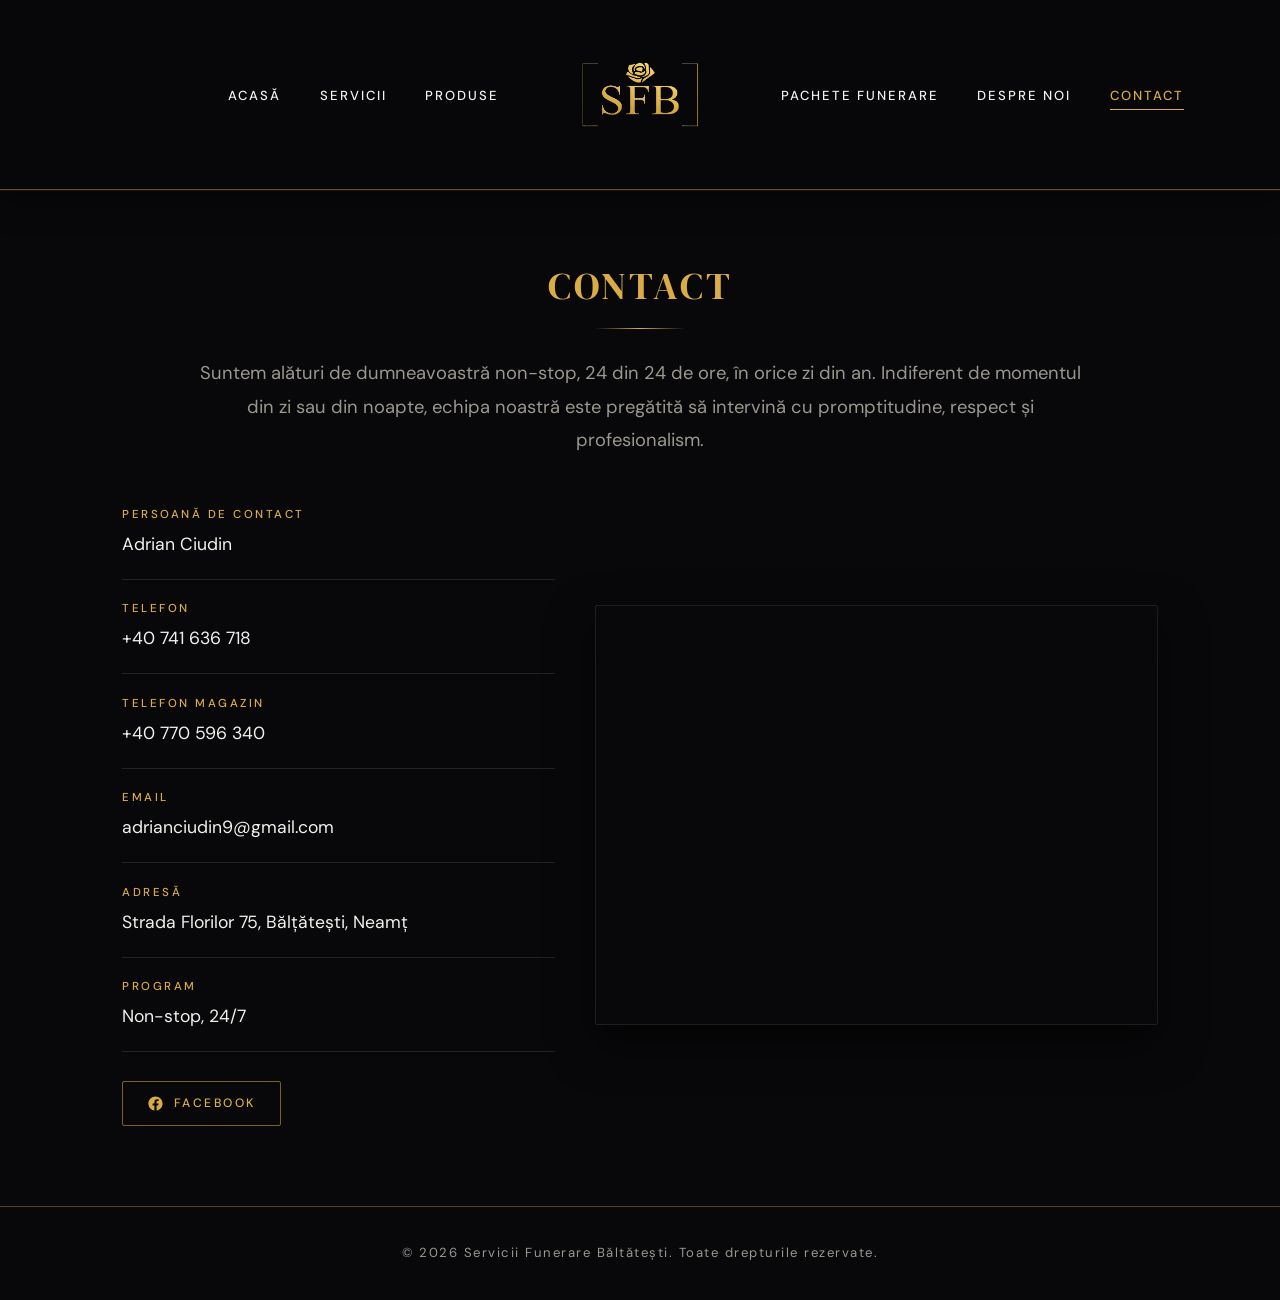
<file: contact.html>
<!DOCTYPE html>
<html lang="ro">
<head>
  <meta charset="UTF-8">
  <meta name="viewport" content="width=device-width, initial-scale=1.0">
  <title>Contact — Servicii Funerare Băltătești</title>
  <link rel="preconnect" href="https://fonts.googleapis.com">
  <link rel="preconnect" href="https://fonts.gstatic.com" crossorigin>
  <link href="https://fonts.googleapis.com/css2?family=DM+Serif+Display:ital@0;1&family=DM+Sans:ital,wght@0,400;0,500;0,600;0,700;1,400&display=swap" rel="stylesheet">
  <link rel="stylesheet" href="style.css">
</head>
<body>

  <header>
    <nav>
      <ul class="nav-links nav-links-left">
        <li><a href="index.html">Acasă</a></li>
        <li><a href="servicii.html">Servicii</a></li>
        <li><a href="produse.html">Produse</a></li>
      </ul>
      <a href="index.html" class="logo">
        <img src="images/logo.png" alt="Logo firmă" class="logo-img">
      </a>
      <ul class="nav-links nav-links-right">
        <li><a href="pachete.html">Pachete funerare</a></li>
        <li><a href="despre.html">Despre noi</a></li>
        <li><a href="contact.html" class="active">Contact</a></li>
      </ul>
    </nav>
  </header>

  <main>
    <section class="contact-page">
      <h1>Contact</h1>

      <p class="contact-descriere">
        Suntem alături de dumneavoastră non-stop, 24 din 24 de ore, în orice zi din an. Indiferent de momentul
        din zi sau din noapte, echipa noastră este pregătită să intervină cu promptitudine, respect și
        profesionalism.
      </p>

      <div class="contact-grid">
        <div class="contact-info">
          <dl class="contact-detalii">
            <div class="contact-rand">
              <dt>Persoană de contact</dt>
              <dd>Adrian Ciudin</dd>
            </div>
            <div class="contact-rand">
              <dt>Telefon</dt>
              <dd><a href="tel:+40741636718">+40 741 636 718</a></dd>
            </div>
            <div class="contact-rand">
              <dt>Telefon magazin</dt>
              <dd><a href="tel:+40770596340">+40 770 596 340</a></dd>
            </div>
            <div class="contact-rand">
              <dt>Email</dt>
              <dd><a href="mailto:adrianciudin9@gmail.com">adrianciudin9@gmail.com</a></dd>
            </div>
            <div class="contact-rand">
              <dt>Adresă</dt>
              <dd>Strada Florilor 75, Bălțătești, Neamț</dd>
            </div>
            <div class="contact-rand">
              <dt>Program</dt>
              <dd>Non-stop, 24/7</dd>
            </div>
          </dl>

          <a class="contact-social" href="https://www.facebook.com/CiudinCarmen" target="_blank" rel="noopener">
            <svg viewBox="0 0 24 24" fill="currentColor" aria-hidden="true">
              <path d="M22 12.06C22 6.5 17.52 2 12 2S2 6.5 2 12.06c0 5.02 3.66 9.18 8.44 9.94v-7.03H7.9v-2.91h2.54V9.85c0-2.51 1.49-3.9 3.77-3.9 1.09 0 2.24.2 2.24.2v2.46h-1.26c-1.24 0-1.63.77-1.63 1.56v1.89h2.78l-.44 2.91h-2.34V22c4.78-.76 8.44-4.92 8.44-9.94Z"/>
            </svg>
            <span>Facebook</span>
          </a>
        </div>

        <div class="contact-harta">
          <iframe
            src="https://www.google.com/maps?q=Strada%20Florilor%2075%2C%20B%C4%83l%C8%9B%C4%83te%C8%99ti%2C%20Neam%C8%9B&output=embed"
            width="100%"
            height="100%"
            style="border:0;"
            allowfullscreen=""
            loading="lazy"
            referrerpolicy="no-referrer-when-downgrade">
          </iframe>
        </div>
      </div>
    </section>
  </main>

  <footer>
    <p>&copy; 2026 Servicii Funerare Băltătești. Toate drepturile rezervate.</p>
  </footer>

  <script src="script.js"></script>
</body>
</html>
</file>
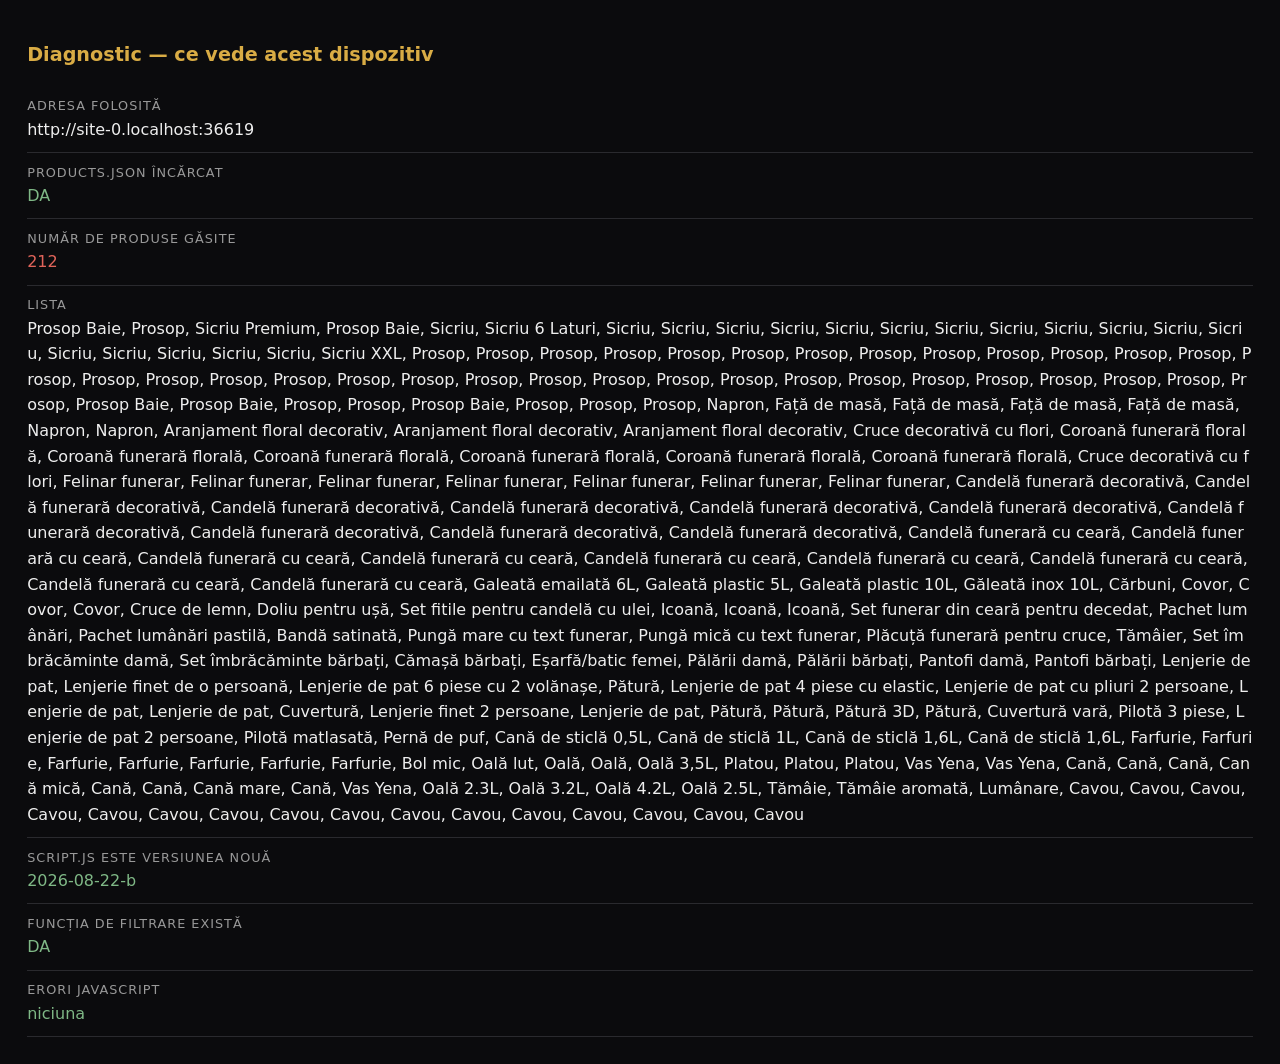
<file: diagnostic.html>
<!DOCTYPE html>
<html lang="ro">
<head>
  <meta charset="UTF-8">
  <meta name="viewport" content="width=device-width, initial-scale=1.0">
  <title>Diagnostic</title>
  <style>
    body { font-family: system-ui, sans-serif; background: #0b0b0d; color: #eee; padding: 1.2rem; line-height: 1.6; }
    h1 { font-size: 1.2rem; color: #d9ac45; margin-bottom: 1rem; }
    .rand { padding: 0.6rem 0; border-bottom: 1px solid #2a2a2e; }
    .eticheta { color: #999; font-size: 0.8rem; text-transform: uppercase; letter-spacing: 1px; }
    .val { font-size: 1rem; word-break: break-all; }
    .ok { color: #7fb886; }
    .rau { color: #e0645a; }
    pre { background: #16161a; padding: 0.8rem; overflow-x: auto; font-size: 0.8rem; }
  </style>
</head>
<body>
  <h1>Diagnostic — ce vede acest dispozitiv</h1>
  <div id="rez">Se verifică...</div>

  <script src="script.js"></script>
  <script>
    const erori = [];
    window.addEventListener("error", (e) => erori.push(e.message));

    function rand(eticheta, valoare, bun) {
      const cls = bun === undefined ? "" : bun ? "ok" : "rau";
      return `<div class="rand"><div class="eticheta">${eticheta}</div>
              <div class="val ${cls}">${valoare}</div></div>`;
    }

    setTimeout(() => {
      let out = "";

      out += rand("Adresa folosită", window.location.origin);

      const areProducts = typeof PRODUCTS !== "undefined";
      out += rand("products.json încărcat", areProducts ? "DA" : "NU", areProducts);

      if (areProducts) {
        out += rand("Număr de produse găsite", PRODUCTS.length, PRODUCTS.length === 9);
        out += rand("Lista", PRODUCTS.map((p) => p.nume).join(", "));
      }

      const areScript = typeof VERSIUNE_SCRIPT !== "undefined";
      out += rand(
        "script.js este versiunea nouă",
        areScript ? VERSIUNE_SCRIPT : "NU — browserul are o copie VECHE salvată",
        areScript
      );

      const areFiltre = typeof initCategoriiNav === "function";
      out += rand("Funcția de filtrare există", areFiltre ? "DA" : "NU", areFiltre);

      out += rand("Erori JavaScript", erori.length ? erori.join(" | ") : "niciuna", erori.length === 0);

      document.getElementById("rez").innerHTML = out;
    }, 600);
  </script>
</body>
</html>
</file>
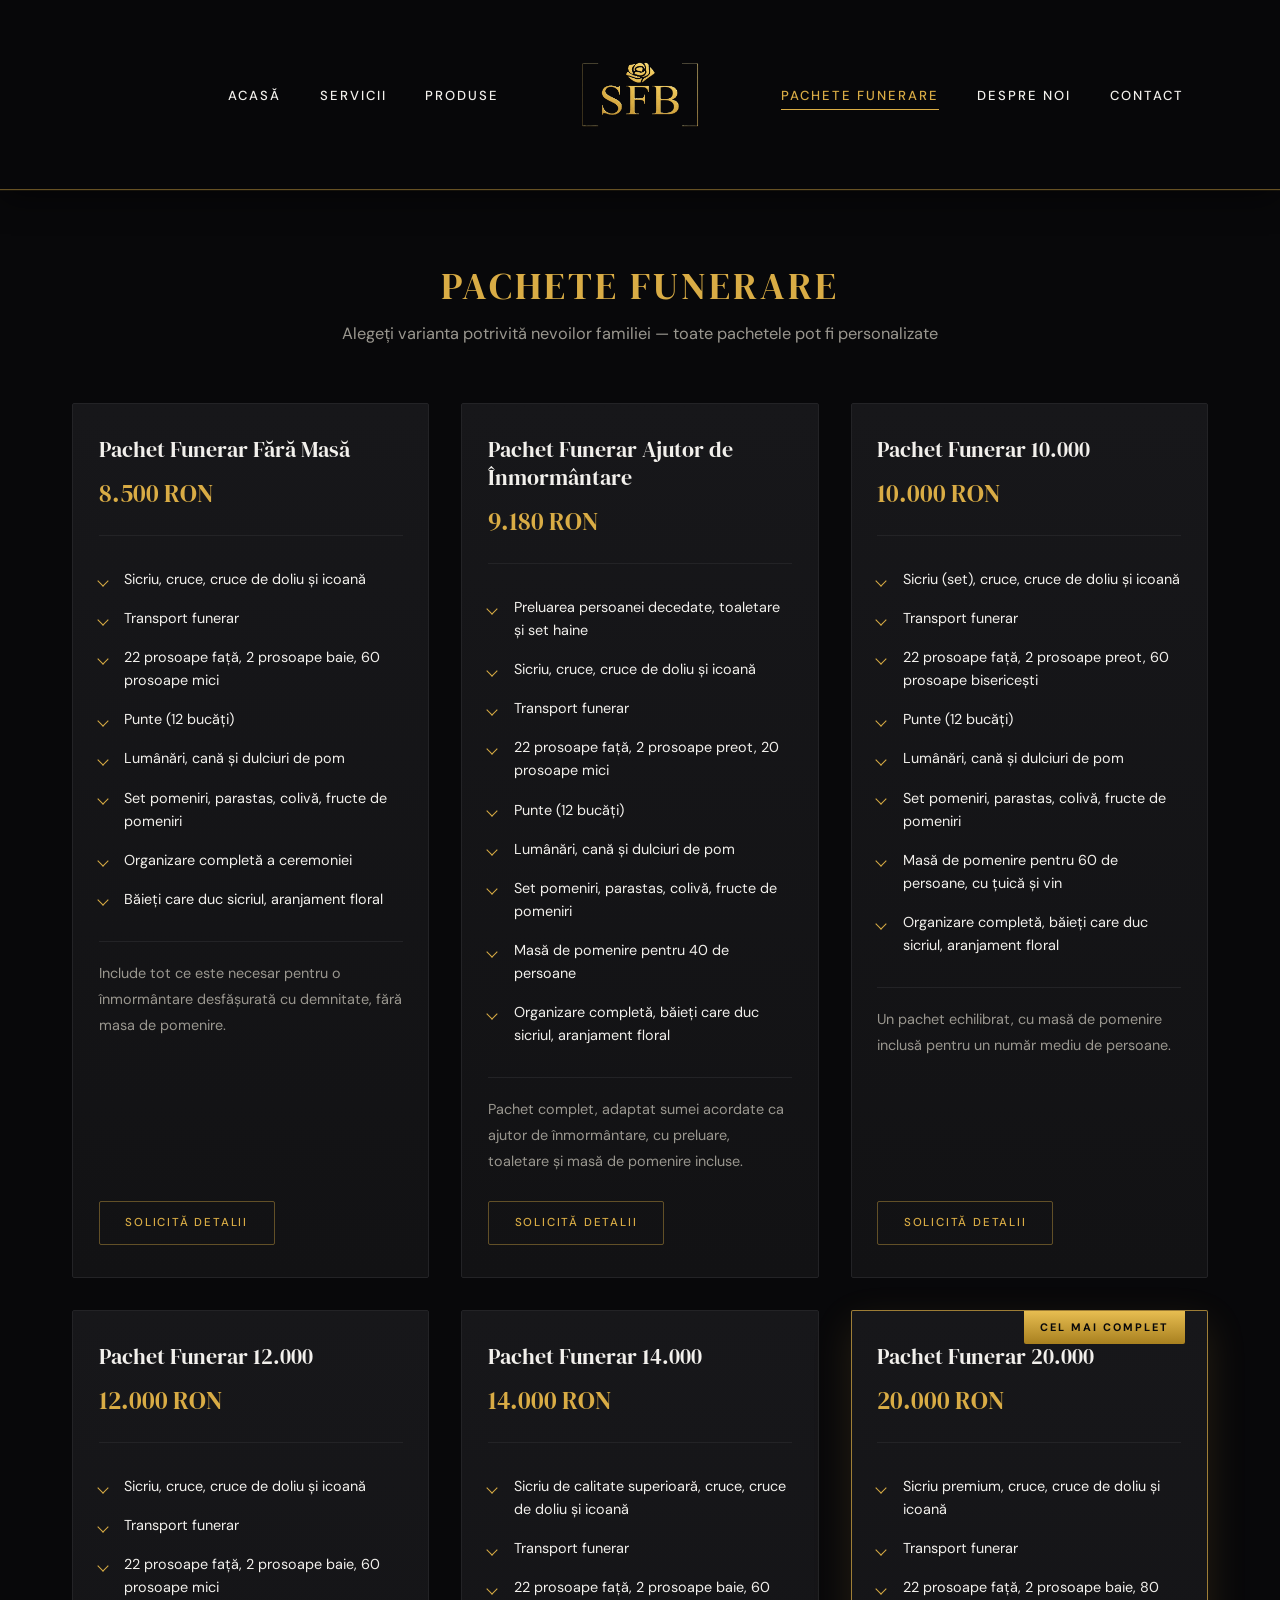
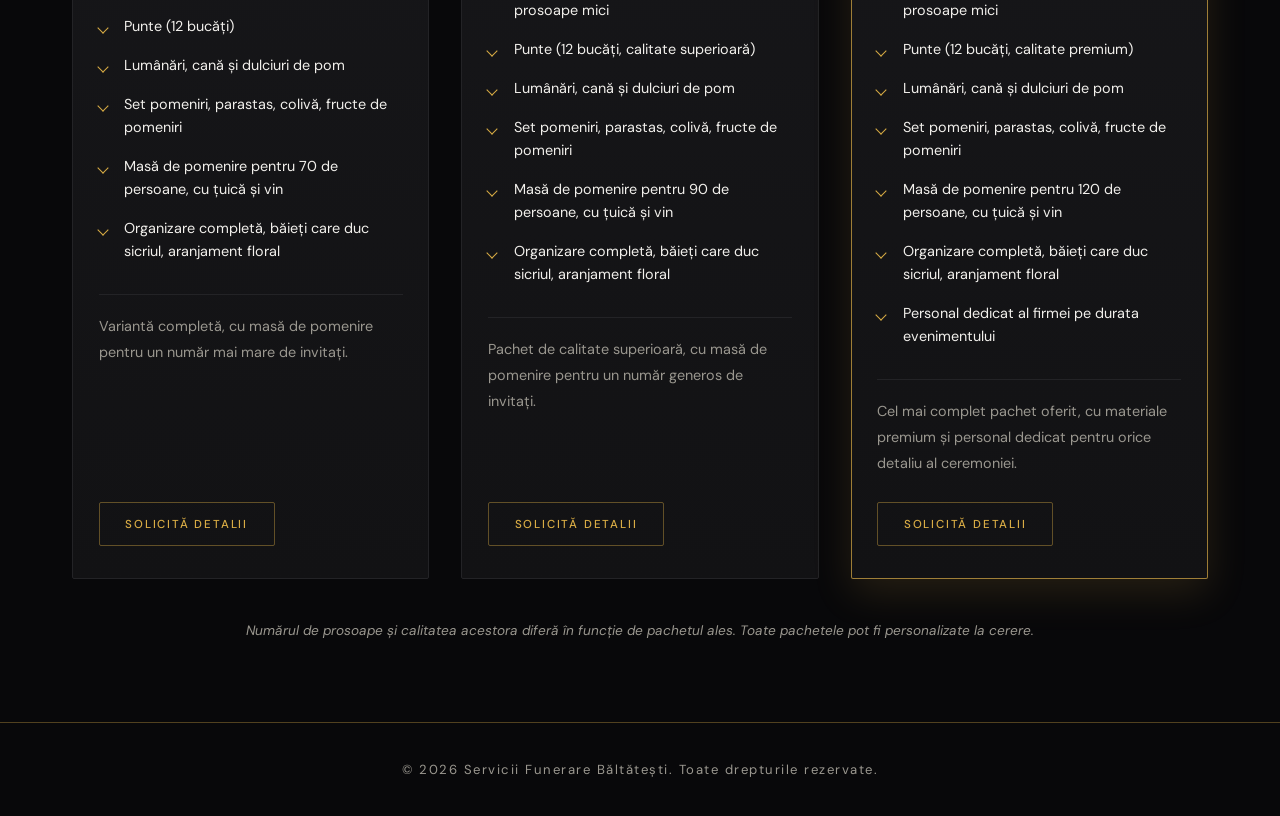
<file: pachete.html>
<!DOCTYPE html>
<html lang="ro">
<head>
  <meta charset="UTF-8">
  <meta name="viewport" content="width=device-width, initial-scale=1.0">
  <title>Pachete funerare — Servicii Funerare Băltătești</title>
  <link rel="preconnect" href="https://fonts.googleapis.com">
  <link rel="preconnect" href="https://fonts.gstatic.com" crossorigin>
  <link href="https://fonts.googleapis.com/css2?family=DM+Serif+Display:ital@0;1&family=DM+Sans:ital,wght@0,400;0,500;0,600;0,700;1,400&display=swap" rel="stylesheet">
  <link rel="stylesheet" href="style.css">
</head>
<body>

  <header>
    <nav>
      <ul class="nav-links nav-links-left">
        <li><a href="index.html">Acasă</a></li>
        <li><a href="servicii.html">Servicii</a></li>
        <li><a href="produse.html">Produse</a></li>
      </ul>
      <a href="index.html" class="logo">
        <img src="images/logo.png" alt="Logo firmă" class="logo-img">
      </a>
      <ul class="nav-links nav-links-right">
        <li><a href="pachete.html" class="active">Pachete funerare</a></li>
        <li><a href="despre.html">Despre noi</a></li>
        <li><a href="contact.html">Contact</a></li>
      </ul>
    </nav>
  </header>

  <main>
    <section class="pachete-page">
      <h1>Pachete funerare</h1>
      <p class="produse-subtitle">Alegeți varianta potrivită nevoilor familiei — toate pachetele pot fi personalizate</p>

      <!-- Cardurile de pachete sunt generate automat din packages.json -->
      <div class="pachete-grid" id="pacheteGrid"></div>

      <p class="pachete-nota">Numărul de prosoape și calitatea acestora diferă în funcție de pachetul ales. Toate pachetele pot fi personalizate la cerere.</p>
    </section>
  </main>

  <footer>
    <p>&copy; 2026 Servicii Funerare Băltătești. Toate drepturile rezervate.</p>
  </footer>

  <script src="script.js"></script>
</body>
</html>
</file>
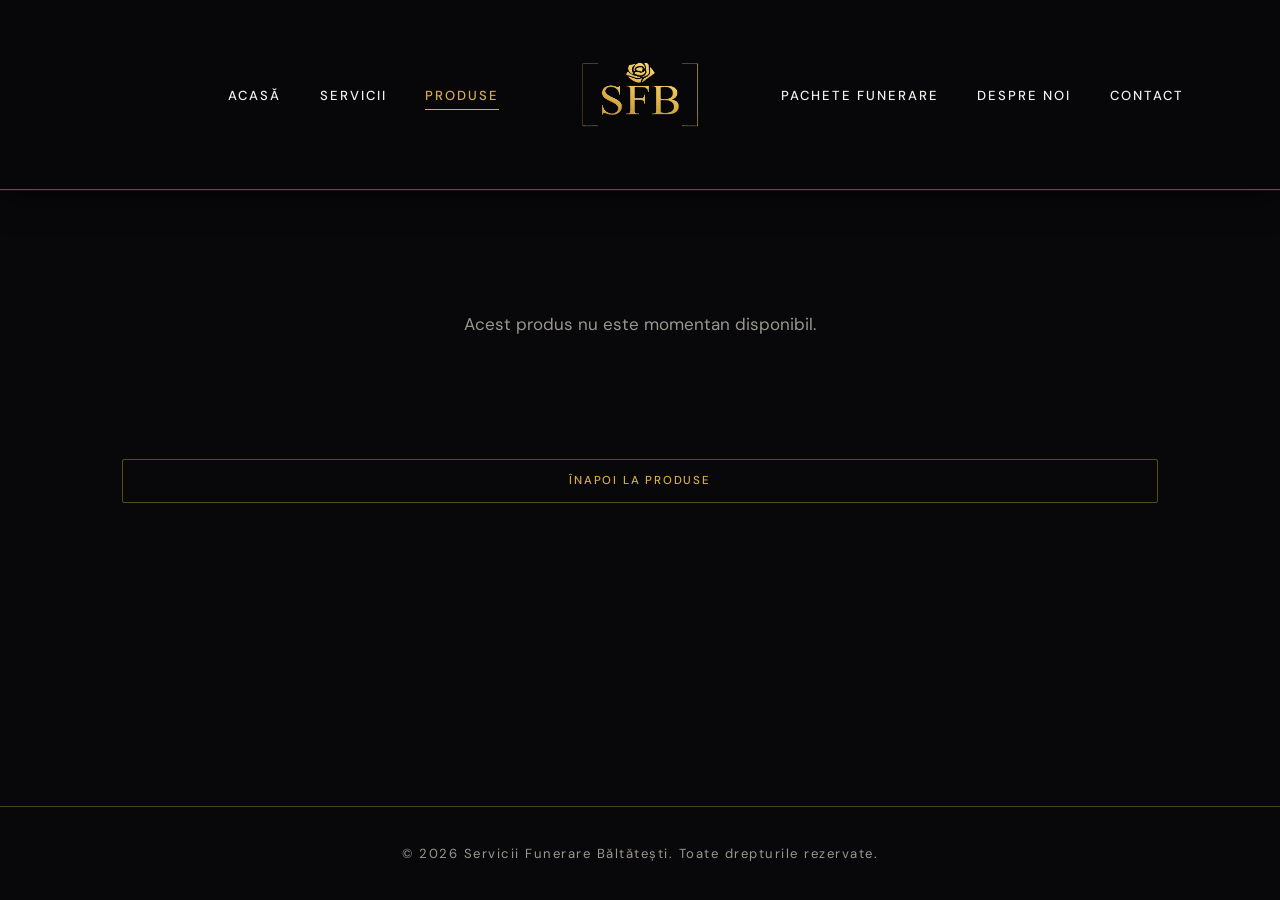
<file: produs.html>
<!DOCTYPE html>
<html lang="ro">
<head>
  <meta charset="UTF-8">
  <meta name="viewport" content="width=device-width, initial-scale=1.0">
  <title>Produs — Servicii Funerare Băltătești</title>
  <link rel="preconnect" href="https://fonts.googleapis.com">
  <link rel="preconnect" href="https://fonts.gstatic.com" crossorigin>
  <link href="https://fonts.googleapis.com/css2?family=DM+Serif+Display:ital@0;1&family=DM+Sans:ital,wght@0,400;0,500;0,600;0,700;1,400&display=swap" rel="stylesheet">
  <link rel="stylesheet" href="style.css">
</head>
<body>

  <header>
    <nav>
      <ul class="nav-links nav-links-left">
        <li><a href="index.html">Acasă</a></li>
        <li><a href="servicii.html">Servicii</a></li>
        <li><a href="produse.html" class="active">Produse</a></li>
      </ul>
      <a href="index.html" class="logo">
        <img src="images/logo.png" alt="Logo firmă" class="logo-img">
      </a>
      <ul class="nav-links nav-links-right">
        <li><a href="pachete.html">Pachete funerare</a></li>
        <li><a href="despre.html">Despre noi</a></li>
        <li><a href="contact.html">Contact</a></li>
      </ul>
    </nav>
  </header>

  <main>
    <section class="produs-detail" id="produsDetail">
      <!-- Conținutul este generat automat din products.json, în funcție de ?id= din link -->
    </section>
  </main>

  <footer>
    <p>&copy; 2026 Servicii Funerare Băltătești. Toate drepturile rezervate.</p>
  </footer>

  <script src="script.js"></script>
</body>
</html>
</file>
<file: style.css>
:root {
  --black: #08080a;
  --black-soft: #121214;
  --black-elev: #17171a;
  --gold: #d9ac45;
  --gold-light: #e7bd51;
  --gold-deep: #a8801f;
  --gold-linie: linear-gradient(90deg, transparent, var(--gold), transparent);
  --white: #f2f0ec;
  --gray: #9a978f;
  --bordura: #232326;
  --umbra: 0 18px 45px rgba(0, 0, 0, 0.55);
  --umbra-aur: 0 14px 40px rgba(217, 172, 69, 0.14);

  /* înălțimea header-ului — folosită de barele fixate; valori fixe, fără măsurători */
  --header-h: 190px;
  --scroll-offset: 270px;
}

html.pagina-derulata {
  --header-h: 96px;
  --scroll-offset: 190px;
}

* {
  margin: 0;
  padding: 0;
  box-sizing: border-box;
}

html {
  scroll-behavior: smooth;
}

body {
  font-family: "DM Sans", "Segoe UI", Arial, Helvetica, sans-serif;
  font-size: 17px;
  line-height: 1.7;
  color: var(--white);
  background: var(--black);
  min-height: 100vh;
  display: flex;
  flex-direction: column;
  /* spațiu constant pentru header-ul fix — nu se schimbă când header-ul se strânge,
     ca înălțimea paginii să rămână stabilă și să nu apară tremurat la derulare */
  padding-top: 190px;
}

main {
  flex: 1;
}

h1,
h2,
h3 {
  font-family: "DM Serif Display", Georgia, "Times New Roman", serif;
  font-weight: 400;
  line-height: 1.25;
}

::selection {
  background: var(--gold);
  color: var(--black);
}

/* linie aurie subțire, folosită sub titlurile de secțiune */
.linie-aur::after {
  content: "";
  display: block;
  width: 90px;
  height: 1px;
  margin: 1.1rem auto 0;
  background: var(--gold-linie);
}

/* ===== HEADER ===== */
header {
  background: rgba(8, 8, 10, 0.92);
  backdrop-filter: blur(10px);
  border-bottom: 1px solid rgba(217, 172, 69, 0.45);
  box-shadow: 0 1px 0 rgba(217, 172, 69, 0.08), 0 10px 30px rgba(0, 0, 0, 0.45);
  padding: 0 2rem;
  height: 190px;
  position: fixed;
  top: 0;
  left: 0;
  right: 0;
  z-index: 100;
  overflow: visible;
}

/* la derulare, header-ul se strânge ca să nu ocupe tot ecranul */
html.pagina-derulata header {
  height: 96px;
}

header nav {
  display: grid;
  grid-template-columns: 1fr auto 1fr;
  column-gap: 3.5rem;
  align-items: center;
  max-width: 1250px;
  height: 100%;
  margin: 0 auto;
}

.logo {
  grid-column: 2;
  justify-self: center;
  display: flex;
  align-items: center;
  text-decoration: none;
  height: 100%;
}

.logo-img {
  height: 170px;
  width: auto;
  object-fit: contain;
}

html.pagina-derulata .logo-img {
  height: 78px;
}

.nav-links {
  list-style: none;
  display: flex;
  align-items: center;
  gap: 2.4rem;
}

.nav-links-left {
  grid-column: 1;
  justify-self: end;
}

.nav-links-right {
  grid-column: 3;
  justify-self: start;
}

.nav-links a {
  position: relative;
  color: var(--white);
  text-decoration: none;
  font-size: 0.82rem;
  font-weight: 500;
  letter-spacing: 2px;
  text-transform: uppercase;
  padding-bottom: 6px;
  transition: color 0.35s ease;
}

.nav-links a::after {
  content: "";
  position: absolute;
  left: 50%;
  bottom: 0;
  width: 0;
  height: 1px;
  background: var(--gold);
  transform: translateX(-50%);
  transition: width 0.35s ease;
}

.nav-links a:hover,
.nav-links a.active {
  color: var(--gold);
}

.nav-links a:hover::after,
.nav-links a.active::after {
  width: 100%;
}

/* ===== MENIU MOBIL (ascuns pe desktop) ===== */
.meniu-toggle {
  display: none;
  flex-direction: column;
  align-items: center;
  justify-content: center;
  gap: 6px;
  padding: 0.3rem 0.2rem;
  background: none;
  border: none;
  cursor: pointer;
}

.meniu-linii {
  display: flex;
  flex-direction: column;
  gap: 5px;
}

.meniu-linii span {
  display: block;
  width: 26px;
  height: 1px;
  background: var(--gold);
  transition: transform 0.35s ease, opacity 0.25s ease;
}

.meniu-eticheta {
  color: var(--gold);
  font-family: "DM Sans", sans-serif;
  font-size: 0.58rem;
  font-weight: 500;
  letter-spacing: 2px;
  text-transform: uppercase;
  line-height: 1;
}

html.meniu-deschis .meniu-linii span:nth-child(1) {
  transform: translateY(6px) rotate(45deg);
}

html.meniu-deschis .meniu-linii span:nth-child(2) {
  opacity: 0;
}

html.meniu-deschis .meniu-linii span:nth-child(3) {
  transform: translateY(-6px) rotate(-45deg);
}

.meniu-mobil {
  display: none;
  position: fixed;
  inset: 0;
  z-index: 200;
  background: rgba(8, 8, 10, 0.985);
  backdrop-filter: blur(12px);
  padding: 6rem 2rem 3rem;
  overflow-y: auto;
}

html.meniu-deschis .meniu-mobil {
  display: block;
  animation: apareMeniu 0.3s ease;
}

@keyframes apareMeniu {
  from {
    opacity: 0;
    transform: translateY(-10px);
  }
  to {
    opacity: 1;
    transform: translateY(0);
  }
}

.meniu-mobil ul {
  list-style: none;
  max-width: 380px;
  margin: 0 auto;
}

.meniu-mobil li {
  border-bottom: 1px solid var(--bordura);
}

.meniu-mobil li:last-child {
  border-bottom: none;
}

.meniu-mobil a {
  display: block;
  padding: 1.25rem 0.5rem;
  color: var(--white);
  text-decoration: none;
  font-family: "DM Serif Display", Georgia, serif;
  font-size: 1.5rem;
  letter-spacing: 0.5px;
  text-align: center;
  transition: color 0.3s ease;
}

.meniu-mobil a.active {
  color: var(--gold);
}

html.meniu-deschis body,
html.meniu-deschis {
  overflow: hidden;
}

/* ===== SLIDESHOW / HERO ===== */
.hero {
  width: 100%;
}

.slideshow {
  position: relative;
  width: 100%;
  height: 70vh;
  min-height: 420px;
  overflow: hidden;
  background: var(--black-soft);
}

.slides {
  position: relative;
  width: 100%;
  height: 100%;
}

.slide {
  position: absolute;
  inset: 0;
  opacity: 0;
  transition: opacity 0.8s ease-in-out;
}

.slide.active {
  opacity: 1;
}

.slide img {
  width: 100%;
  height: 100%;
  object-fit: cover;
  display: block;
  filter: brightness(0.5) saturate(0.9);
}

/* Pentru fotografiile verticale așezate în cadre late, decuparea implicită
   păstrează mijlocul — adică cerul, nu subiectul. Clasa de mai jos coboară
   zona păstrată, ca subiectul (mașina) să rămână în cadru. */
.serviciu-card img.focus-jos {
  object-position: center 68%;
}

/* vignetă subtilă, pentru un aspect mai cinematografic */
.slideshow::after {
  content: "";
  position: absolute;
  inset: 0;
  pointer-events: none;
  background: radial-gradient(ellipse at center, transparent 45%, rgba(0, 0, 0, 0.55) 100%),
    linear-gradient(to bottom, rgba(8, 8, 10, 0.45) 0%, transparent 25%, transparent 70%, rgba(8, 8, 10, 0.75) 100%);
  z-index: 2;
}

.slide-btn {
  position: absolute;
  top: 50%;
  transform: translateY(-50%);
  background: rgba(8, 8, 10, 0.45);
  backdrop-filter: blur(4px);
  border: 1px solid rgba(217, 172, 69, 0.55);
  color: var(--gold);
  width: 46px;
  height: 46px;
  border-radius: 50%;
  cursor: pointer;
  font-size: 1.1rem;
  transition: background 0.35s ease, color 0.35s ease, border-color 0.35s ease;
  z-index: 5;
}

.slide-btn:hover {
  background: var(--gold);
  border-color: var(--gold);
  color: var(--black);
}

.slide-btn.prev {
  left: 20px;
}

.slide-btn.next {
  right: 20px;
}

.slide-dots {
  position: absolute;
  bottom: 20px;
  left: 50%;
  transform: translateX(-50%);
  display: flex;
  gap: 0.6rem;
  z-index: 5;
}

.slide-dots .dot {
  width: 8px;
  height: 8px;
  border-radius: 50%;
  background: transparent;
  border: 1px solid rgba(242, 240, 236, 0.55);
  cursor: pointer;
  padding: 0;
  transition: background 0.35s ease, border-color 0.35s ease, transform 0.35s ease;
}

.slide-dots .dot.active {
  background: var(--gold);
  border-color: var(--gold);
  transform: scale(1.35);
}

/* ===== INTRO PAGINA ACASĂ ===== */
.intro {
  padding: 5.5rem 2rem;
  max-width: 780px;
  margin: 0 auto;
  text-align: center;
}

.intro h2 {
  font-size: 2.1rem;
  color: var(--gold);
  letter-spacing: 3px;
  text-transform: uppercase;
  margin-bottom: 1.6rem;
  position: relative;
}

.intro h2::after {
  content: "";
  display: block;
  width: 90px;
  height: 1px;
  margin: 1.1rem auto 0;
  background: var(--gold-linie);
}

.intro p {
  color: var(--gray);
  line-height: 1.95;
  font-size: 1.02rem;
}

/* ===== PRODUSE / PACHETE ===== */
.produse {
  padding: 4rem 2rem;
  max-width: 1200px;
  margin: 0 auto;
  text-align: center;
}

.produse h1 {
  font-size: 2.4rem;
  color: var(--gold);
  text-transform: uppercase;
  letter-spacing: 3px;
  margin-bottom: 0.6rem;
}

.produse-subtitle {
  color: var(--gray);
  margin-bottom: 2.5rem;
  font-size: 1.02rem;
}

/* ===== CĂUTARE PRODUSE ===== */
.produse-search {
  position: relative;
  display: flex;
  align-items: center;
}

.cautare-toggle {
  display: flex;
  align-items: center;
  justify-content: center;
  width: 34px;
  height: 34px;
  border: 1px solid var(--gold);
  border-radius: 4px;
  background: transparent;
  color: var(--gold);
  cursor: pointer;
  transition: background 0.3s, color 0.3s;
}

.cautare-toggle svg {
  width: 16px;
  height: 16px;
}

.cautare-toggle:hover {
  background: var(--gold);
  color: var(--black);
}

.produse-search input {
  display: none;
  width: 160px;
  padding: 0.4rem 0.7rem;
  font-size: 0.85rem;
  font-family: inherit;
  border: 1px solid var(--gold);
  border-radius: 4px;
  background: var(--black-soft);
  color: var(--white);
}

.produse-search.deschisa .cautare-toggle {
  display: none;
}

.produse-search.deschisa input {
  display: block;
}

.produse-search input:focus {
  outline: none;
}

.cautare-rezultate {
  display: none;
  position: absolute;
  top: calc(100% + 8px);
  right: 0;
  width: 280px;
  background: var(--black-elev);
  border: 1px solid rgba(217, 172, 69, 0.5);
  border-radius: 4px;
  box-shadow: var(--umbra);
  overflow: hidden;
  z-index: 60;
  max-height: 360px;
  overflow-y: auto;
}

.cautare-rezultate.active {
  display: block;
}

.cautare-item {
  display: flex;
  align-items: center;
  gap: 0.8rem;
  padding: 0.6rem 1rem;
  color: var(--white);
  text-decoration: none;
  border-bottom: 1px solid var(--bordura);
  transition: background 0.3s ease, color 0.3s ease;
}

.cautare-item:last-child {
  border-bottom: none;
}

.cautare-item:hover {
  background: rgba(217, 172, 69, 0.12);
  color: var(--gold);
}

.cautare-item img,
.cautare-item-fara-poza {
  width: 36px;
  height: 36px;
  object-fit: cover;
  border-radius: 4px;
  flex-shrink: 0;
  display: flex;
  align-items: center;
  justify-content: center;
  background: var(--black);
}

.cautare-gol {
  padding: 0.8rem 1rem;
  color: var(--gray);
  font-style: italic;
}

/* ===== SUBCATEGORII (sicrie, prosoape, lenjerii, veselă) ===== */
.subcategorie {
  margin-bottom: 2.5rem;
}

.subcategorie-titlu {
  color: var(--gold);
  font-size: 0.85rem;
  font-family: "DM Sans", sans-serif;
  font-weight: 500;
  text-transform: uppercase;
  letter-spacing: 3px;
  margin-bottom: 1.4rem;
  padding-bottom: 0.7rem;
  border-bottom: 1px solid var(--bordura);
}

/* bara de filtre (categorii + subcategorii) rămâne fixată sub header */
.produse-filtre {
  position: sticky;
  top: var(--header-h, 190px);
  z-index: 50;
  margin-bottom: 3.5rem;
  background: rgba(8, 8, 10, 0.96);
  backdrop-filter: blur(10px);
  border-top: 1px solid var(--bordura);
  border-bottom: 1px solid var(--bordura);
}

.filtre-rand {
  display: flex;
  align-items: center;
  justify-content: center;
  gap: 1rem;
  padding: 1rem 1.2rem;
}

/* Categoriile stau întotdeauna pe un singur rând. Dacă fereastra e prea
   îngustă ca să încapă toate, bara se trage lateral în loc să se rupă. */
.categorii-nav {
  display: flex;
  flex-wrap: nowrap;
  justify-content: center;
  /* „safe” împiedică tăierea primelor categorii dacă bara nu încape;
     browserele care nu îl cunosc păstrează simplul „center” de mai sus */
  justify-content: safe center;
  align-items: center;
  gap: 1rem;
  min-width: 0;
  overflow-x: auto;
  scrollbar-width: none;
  -webkit-overflow-scrolling: touch;
}

.categorii-nav::-webkit-scrollbar {
  display: none;
}

.categorie-btn {
  position: relative;
  flex: 0 0 auto;
  white-space: nowrap;
  background: none;
  border: none;
  color: var(--gray);
  font-family: "DM Sans", sans-serif;
  font-size: 0.68rem;
  font-weight: 500;
  letter-spacing: 1px;
  text-transform: uppercase;
  padding: 0.5rem 0.1rem;
  cursor: pointer;
  transition: color 0.35s ease;
}

.categorie-btn::after {
  content: "";
  position: absolute;
  left: 0;
  right: 0;
  bottom: 0;
  height: 1px;
  background: var(--gold);
  transform: scaleX(0);
  transition: transform 0.35s ease;
}

.categorie-btn:hover {
  color: var(--gold-light);
}

.categorie-btn:hover::after {
  transform: scaleX(0.6);
}

.categorie-btn.active {
  color: var(--gold);
}

.categorie-btn.active::after {
  transform: scaleX(1);
}

/* ===== INDICIU DE DERULARE LATERALĂ (doar pe telefon) ===== */
.derulare-hint {
  display: none;
  text-align: center;
  color: var(--gray);
  font-size: 0.62rem;
  letter-spacing: 1.5px;
  text-transform: uppercase;
  padding: 0 1rem 0.7rem;
  transition: opacity 0.5s ease, max-height 0.5s ease, padding 0.5s ease;
  opacity: 1;
  max-height: 40px;
}

.derulare-hint.ascuns {
  opacity: 0;
  max-height: 0;
  padding-bottom: 0;
  pointer-events: none;
}

.hint-sageata {
  color: var(--gold);
  display: inline-block;
  animation: pulsHint 1.8s ease-in-out infinite;
}

@keyframes pulsHint {
  0%,
  100% {
    opacity: 0.35;
  }
  50% {
    opacity: 1;
  }
}

/* ===== BARA DE SUBCATEGORII ===== */
.subcategorii-nav {
  display: none;
  flex-wrap: wrap;
  justify-content: center;
  gap: 0.5rem 1.8rem;
  padding: 0 1rem 0.9rem;
  border-top: 1px solid var(--bordura);
  padding-top: 0.9rem;
}

.subcategorii-nav.active {
  display: flex;
}

.subcategorie-btn {
  position: relative;
  background: none;
  border: none;
  color: var(--gray);
  font-family: "DM Sans", sans-serif;
  /* puțin mai mici decât categoriile, ca ierarhia să se citească */
  font-size: 0.65rem;
  font-weight: 500;
  letter-spacing: 1.6px;
  text-transform: uppercase;
  padding: 0.35rem 0.2rem;
  cursor: pointer;
  transition: color 0.35s ease;
}

.subcategorie-btn::after {
  content: "";
  position: absolute;
  left: 0;
  right: 0;
  bottom: 0;
  height: 1px;
  background: var(--gold);
  transform: scaleX(0);
  transition: transform 0.35s ease;
}

.subcategorie-btn:hover {
  color: var(--gold-light);
}

.subcategorie-btn.active {
  color: var(--gold);
}

.subcategorie-btn.active::after {
  transform: scaleX(1);
}

.categorie {
  scroll-margin-top: var(--scroll-offset, 250px);
  margin-bottom: 5rem;
  text-align: left;
}

.categorie h2 {
  font-size: 1.9rem;
  color: var(--white);
  letter-spacing: 1px;
  margin-bottom: 2rem;
  text-align: center;
}

.categorie h2::after {
  content: "";
  display: block;
  width: 70px;
  height: 1px;
  margin: 0.9rem auto 0;
  background: var(--gold-linie);
}

.produse-grid {
  display: grid;
  grid-template-columns: repeat(5, 1fr);
  gap: 1.5rem;
}

@media (max-width: 1000px) {
  .produse-grid {
    grid-template-columns: repeat(3, 1fr);
  }
}

@media (max-width: 650px) {
  .produse-grid {
    grid-template-columns: repeat(2, 1fr);
  }
}

@media (max-width: 400px) {
  .produse-grid {
    grid-template-columns: 1fr;
  }
}

.categorie-goala {
  color: var(--gray);
  font-style: italic;
}

/* ===== INDICATOR STOC (doar pe pagina produsului) ===== */
.stoc-badge {
  display: inline-flex;
  align-items: center;
  gap: 0.55rem;
  font-size: 0.72rem;
  font-weight: 500;
  text-transform: uppercase;
  letter-spacing: 2.5px;
  padding: 0;
  background: none;
  border: none;
}

.stoc-badge::before {
  content: "";
  width: 6px;
  height: 6px;
  border-radius: 50%;
  background: currentColor;
  box-shadow: 0 0 0 3px rgba(255, 255, 255, 0.06);
}

.produs-detail-info .stoc-badge {
  margin: 0.8rem 0 1.2rem;
}

.stoc-in-stoc {
  color: #7fb886;
}

.stoc-limitat {
  color: var(--gold-light);
}

.stoc-epuizat {
  color: #c98a82;
}

.produs-card {
  background: var(--black-soft);
  border: 1px solid var(--bordura);
  border-radius: 2px;
  overflow: hidden;
  text-align: left;
  transition: border-color 0.4s ease, transform 0.4s ease, box-shadow 0.4s ease;
}

.produs-card:hover {
  border-color: rgba(217, 172, 69, 0.65);
  transform: translateY(-5px);
  box-shadow: var(--umbra-aur);
}

.produs-link {
  display: block;
  color: inherit;
  text-decoration: none;
}

/* ===== GALERIE DE IMAGINI (card produs + pagina de detalii) ===== */
.galerie {
  position: relative;
  width: 100%;
  aspect-ratio: 1 / 1;
  background: linear-gradient(160deg, #1a1a1d 0%, #101012 100%);
  overflow: hidden;
}

.galerie-img {
  width: 100%;
  height: 100%;
  object-fit: contain;
  display: block;
  background: transparent;
  transition: transform 0.6s ease;
}

.produs-card:hover .galerie-img {
  transform: scale(1.04);
}

.galerie-img.zoomable {
  cursor: zoom-in;
}

/* ===== LIGHTBOX (zoom pe imagine) ===== */
body.lightbox-open {
  overflow: hidden;
}

.lightbox {
  display: none;
  position: fixed;
  inset: 0;
  background: rgba(6, 6, 8, 0.96);
  backdrop-filter: blur(6px);
  align-items: center;
  justify-content: center;
  padding: 2rem;
  z-index: 1000;
}

.lightbox.active {
  display: flex;
}

.lightbox-img {
  max-width: 92vw;
  max-height: 88vh;
  object-fit: contain;
  display: block;
}

.lightbox-close {
  position: absolute;
  top: 16px;
  right: 20px;
  background: transparent;
  border: none;
  color: var(--gold);
  font-size: 2.2rem;
  line-height: 1;
  cursor: pointer;
}

.lightbox-close:hover {
  color: var(--gold-light);
}

.lightbox-btn {
  position: absolute;
  top: 50%;
  transform: translateY(-50%);
  background: rgba(10, 10, 10, 0.6);
  border: 1px solid var(--gold);
  color: var(--gold);
  width: 46px;
  height: 46px;
  border-radius: 50%;
  cursor: pointer;
  font-size: 1.1rem;
  transition: background 0.3s;
  z-index: 5;
}

.lightbox-btn:hover {
  background: var(--gold);
  color: var(--black);
}

.lightbox-btn.prev {
  left: 16px;
}

.lightbox-btn.next {
  right: 16px;
}

@media (max-width: 600px) {
  .lightbox-btn {
    width: 38px;
    height: 38px;
  }
}

.gallery-btn {
  position: absolute;
  top: 50%;
  transform: translateY(-50%);
  background: rgba(8, 8, 10, 0.55);
  backdrop-filter: blur(4px);
  border: 1px solid rgba(217, 172, 69, 0.45);
  color: var(--gold);
  width: 34px;
  height: 34px;
  border-radius: 50%;
  cursor: pointer;
  font-size: 0.85rem;
  opacity: 0;
  transition: background 0.35s ease, color 0.35s ease, opacity 0.35s ease;
  z-index: 5;
}

.galerie:hover .gallery-btn,
.galerie-mare .gallery-btn {
  opacity: 1;
}

.gallery-btn:hover {
  background: var(--gold);
  border-color: var(--gold);
  color: var(--black);
}

.gallery-btn.prev {
  left: 10px;
}

.gallery-btn.next {
  right: 10px;
}

.gallery-dots {
  position: absolute;
  bottom: 10px;
  left: 50%;
  transform: translateX(-50%);
  display: flex;
  gap: 0.4rem;
  z-index: 5;
}

.gallery-dot {
  width: 6px;
  height: 6px;
  border-radius: 50%;
  background: rgba(242, 240, 236, 0.35);
  border: none;
  transition: background 0.35s ease, transform 0.35s ease;
}

.gallery-dot.active {
  background: var(--gold);
  transform: scale(1.4);
}

.produs-info {
  padding: 1.3rem 1.2rem 1.4rem;
  border-top: 1px solid var(--bordura);
}

.produs-info h3 {
  color: var(--white);
  font-size: 1.15rem;
  margin-bottom: 0.4rem;
}

.produs-pret {
  color: var(--gold);
  margin-bottom: 1.1rem;
  font-size: 0.95rem;
  letter-spacing: 0.5px;
}

/* acțiunea de pe cardul de produs — link discret, fără chenar */
.produs-actiune {
  display: inline-flex;
  align-items: center;
  gap: 0.45rem;
  color: var(--gray);
  font-family: "DM Sans", sans-serif;
  font-size: 0.72rem;
  font-weight: 500;
  letter-spacing: 1.5px;
  text-transform: uppercase;
  white-space: nowrap;
  padding-bottom: 3px;
  border-bottom: 1px solid transparent;
  transition: color 0.35s ease, border-color 0.35s ease;
}

.produs-actiune-sageata {
  display: inline-block;
  transition: transform 0.35s ease;
}

.produs-card:hover .produs-actiune {
  color: var(--gold);
  border-bottom-color: rgba(217, 172, 69, 0.5);
}

.produs-card:hover .produs-actiune-sageata {
  transform: translateX(4px);
}

.btn-gold {
  display: inline-block;
  position: relative;
  background: transparent;
  color: var(--gold);
  border: 1px solid rgba(217, 172, 69, 0.4);
  padding: 0.7rem 1.6rem;
  border-radius: 2px;
  cursor: pointer;
  font-family: "DM Sans", sans-serif;
  font-size: 0.72rem;
  font-weight: 500;
  letter-spacing: 1.8px;
  white-space: nowrap;
  text-transform: uppercase;
  text-decoration: none;
  overflow: hidden;
  transition: color 0.4s ease, border-color 0.4s ease, background 0.4s ease;
}

.btn-gold:hover {
  color: var(--black);
  border-color: var(--gold);
  background: var(--gold);
}

/* ===== PAGINA DE DETALII PRODUS ===== */
.produs-detail {
  display: grid;
  grid-template-columns: 1fr 1fr;
  gap: 3.5rem;
  max-width: 1100px;
  margin: 0 auto;
  padding: 3.5rem 2rem 5rem;
  align-items: start;
}

.galerie-mare {
  border: 1px solid var(--bordura);
  border-radius: 2px;
  box-shadow: var(--umbra);
}

.produs-detail-info h1 {
  font-size: 2.4rem;
  color: var(--white);
  letter-spacing: 0.5px;
  margin: 1.2rem 0 0.3rem;
}

.produs-detail-back {
  color: var(--gray);
  text-decoration: none;
  font-size: 0.75rem;
  font-weight: 500;
  text-transform: uppercase;
  letter-spacing: 2.5px;
  transition: color 0.35s ease;
}

.produs-detail-back:hover {
  color: var(--gold);
}

/* codul de catalog al produsului, deasupra stării de stoc */
.produs-detail-cod {
  color: var(--gray);
  font-size: 0.74rem;
  font-weight: 500;
  letter-spacing: 2px;
  text-transform: uppercase;
  margin: 0.7rem 0 0.9rem;
}

.produs-detail-cod strong {
  color: var(--gold-light);
  font-weight: 600;
}

.produs-detail-pret {
  color: var(--gold);
  font-size: 1.6rem;
  font-family: "DM Serif Display", Georgia, serif;
  margin-bottom: 1.8rem;
}

.produs-detail-specs {
  list-style: none;
  border-top: 1px solid var(--bordura);
  padding: 0.4rem 0 0;
  margin-bottom: 1.8rem;
}

.produs-detail-specs li {
  display: flex;
  justify-content: space-between;
  gap: 1.5rem;
  padding: 0.85rem 0;
  color: var(--white);
  border-bottom: 1px solid var(--bordura);
  font-size: 0.95rem;
}

.produs-detail-specs strong {
  color: var(--gray);
  font-weight: 500;
  font-size: 0.72rem;
  text-transform: uppercase;
  letter-spacing: 2px;
  margin-right: 0.4rem;
}

.produs-detail-descriere {
  color: var(--gray);
}

.produs-negasit {
  grid-column: 1 / -1;
  text-align: center;
  padding: 4rem 2rem;
  color: var(--gray);
}

.produs-detail:has(.produs-negasit) {
  grid-template-columns: 1fr;
  text-align: center;
}

@media (max-width: 800px) {
  .produs-detail {
    grid-template-columns: 1fr;
  }
}

/* ===== PAGINI SIMPLE (fallback) ===== */
.page-content {
  padding: 5rem 2rem;
  max-width: 800px;
  margin: 0 auto;
  min-height: 50vh;
  text-align: center;
}

.page-content h1 {
  font-size: 2.2rem;
  color: var(--gold);
  text-transform: uppercase;
  letter-spacing: 2px;
  margin-bottom: 1rem;
}

.page-content p {
  color: var(--gray);
}

/* ===== SERVICII ===== */
.servicii-page {
  padding: 4.5rem 2rem 5rem;
  max-width: 1100px;
  margin: 0 auto;
  text-align: center;
}

.servicii-page h1 {
  font-size: 2.4rem;
  color: var(--gold);
  text-transform: uppercase;
  letter-spacing: 3px;
  margin-bottom: 0.6rem;
}

.servicii-grid {
  display: grid;
  grid-template-columns: repeat(3, 1fr);
  gap: 2rem;
  margin-top: 3rem;
  text-align: left;
}

@media (max-width: 900px) {
  .servicii-grid {
    grid-template-columns: repeat(2, 1fr);
  }
}

@media (max-width: 600px) {
  .servicii-grid {
    grid-template-columns: 1fr;
  }
}

.serviciu-card {
  background: var(--black-soft);
  border: 1px solid var(--bordura);
  border-radius: 2px;
  overflow: hidden;
  transition: border-color 0.4s ease, transform 0.4s ease, box-shadow 0.4s ease;
}

.serviciu-card:hover {
  border-color: rgba(217, 172, 69, 0.65);
  transform: translateY(-5px);
  box-shadow: var(--umbra-aur);
}

.serviciu-card img {
  width: 100%;
  aspect-ratio: 16 / 10;
  object-fit: cover;
  display: block;
  filter: grayscale(0.25) brightness(0.9);
  transition: filter 0.5s ease, transform 0.6s ease;
}

.serviciu-card:hover img {
  filter: grayscale(0) brightness(1);
  transform: scale(1.03);
}

.serviciu-info {
  padding: 1.5rem 1.4rem 1.7rem;
}

.serviciu-info h3 {
  color: var(--white);
  font-size: 1.25rem;
  margin-bottom: 0.6rem;
}

.serviciu-info h3::after {
  content: "";
  display: block;
  width: 34px;
  height: 1px;
  margin: 0.8rem 0 0;
  background: var(--gold);
  opacity: 0.7;
}

.serviciu-info p {
  color: var(--gray);
  font-size: 0.93rem;
  line-height: 1.8;
  margin-top: 0.9rem;
}

/* Imagine provizorie (logo-ul folosit până apar pozele reale):
   se afișează întreg, centrat, pe fundal închis — nu decupat. */
.placeholder-logo {
  object-fit: contain !important;
  background: linear-gradient(160deg, #16161a 0%, #0d0d0f 100%);
  padding: 12%;
}

/* ===== DESPRE NOI ===== */
.despre-page {
  display: grid;
  grid-template-columns: 1fr 1fr;
  gap: 3rem;
  max-width: 1200px;
  margin: 0 auto;
  padding: 4rem 2rem;
  align-items: center;
}

.despre-colaj {
  position: relative;
  height: 460px;
}

/* slideshow-ul ocupă exact locul pe care îl avea colajul */
.despre-slideshow {
  height: 100%;
  min-height: 0;
  border: 1px solid var(--bordura);
  border-radius: 2px;
  box-shadow: var(--umbra);
}

/* aici pozele nu au text peste ele, deci nu e nevoie să fie întunecate */
.despre-slideshow .slide img {
  filter: grayscale(0.15);
  transition: filter 0.5s ease;
}

.despre-slideshow:hover .slide img {
  filter: grayscale(0);
}

/* vignetă mult mai discretă decât la slideshow-ul de pe pagina de acasă */
.despre-slideshow::after {
  background: linear-gradient(to bottom, rgba(8, 8, 10, 0.25) 0%, transparent 30%,
    transparent 70%, rgba(8, 8, 10, 0.35) 100%);
}

.despre-slideshow .slide-btn {
  width: 38px;
  height: 38px;
  font-size: 0.9rem;
}

.despre-slideshow .slide-btn.prev {
  left: 12px;
}

.despre-slideshow .slide-btn.next {
  right: 12px;
}

.despre-slideshow .slide-dots {
  bottom: 14px;
}

.despre-eticheta {
  display: block;
  color: var(--gold);
  font-size: 0.75rem;
  font-weight: 500;
  font-style: normal;
  text-transform: uppercase;
  letter-spacing: 3.5px;
  margin-bottom: 1rem;
}

.despre-text h1 {
  font-size: 2.6rem;
  color: var(--white);
  margin-bottom: 1.8rem;
  line-height: 1.25;
}

.despre-text h1::after {
  content: "";
  display: block;
  width: 60px;
  height: 1px;
  margin-top: 1.5rem;
  background: var(--gold);
  opacity: 0.75;
}

.despre-text p {
  color: var(--gray);
  margin-bottom: 1.1rem;
  line-height: 1.95;
}

@media (max-width: 800px) {
  .despre-page {
    grid-template-columns: 1fr;
  }

  .despre-colaj {
    height: 380px;
  }
}

/* ===== CONTACT ===== */
.contact-page {
  padding: 4.5rem 2rem 5rem;
  max-width: 1100px;
  margin: 0 auto;
}

.contact-page h1 {
  font-size: 2.4rem;
  color: var(--gold);
  text-transform: uppercase;
  letter-spacing: 3px;
  margin-bottom: 1.8rem;
  text-align: center;
}

.contact-page h1::after {
  content: "";
  display: block;
  width: 90px;
  height: 1px;
  margin: 1.1rem auto 0;
  background: var(--gold-linie);
}

.contact-grid {
  display: grid;
  grid-template-columns: 1fr 1.3fr;
  gap: 2.5rem;
  align-items: center;
}

.contact-info {
  display: flex;
  flex-direction: column;
}

.contact-descriere {
  color: var(--gray);
  max-width: 900px;
  margin: 0 auto 3rem;
  line-height: 1.8;
  text-align: center;
  font-size: 1.15rem;
}

.contact-detalii {
  display: flex;
  flex-direction: column;
}

.contact-rand {
  display: flex;
  flex-direction: column;
  gap: 0.35rem;
  padding: 1.2rem 0;
  border-bottom: 1px solid var(--bordura);
}

.contact-rand:first-child {
  padding-top: 0;
}

.contact-rand dt {
  color: var(--gold);
  font-size: 0.72rem;
  font-weight: 500;
  text-transform: uppercase;
  letter-spacing: 2.5px;
}

.contact-rand dd {
  color: var(--white);
  font-size: 1.1rem;
}

.contact-rand a {
  color: var(--white);
  text-decoration: none;
  transition: color 0.35s ease;
}

.contact-rand a:hover {
  color: var(--gold);
}

.contact-social {
  display: inline-flex;
  align-items: center;
  align-self: flex-start;
  gap: 0.6rem;
  margin-top: 1.8rem;
  padding: 0.7rem 1.5rem;
  border: 1px solid rgba(217, 172, 69, 0.55);
  border-radius: 2px;
  color: var(--gold);
  text-decoration: none;
  font-size: 0.76rem;
  font-weight: 500;
  letter-spacing: 2.5px;
  text-transform: uppercase;
  transition: background 0.4s ease, color 0.4s ease, border-color 0.4s ease;
}

.contact-social svg {
  width: 17px;
  height: 17px;
}

.contact-social:hover {
  background: var(--gold);
  border-color: var(--gold);
  color: var(--black);
}

.contact-harta {
  height: 420px;
  border-radius: 2px;
  overflow: hidden;
  border: 1px solid var(--bordura);
  box-shadow: var(--umbra);
  filter: grayscale(0.35) contrast(1.05);
  transition: filter 0.5s ease;
}

.contact-harta:hover {
  filter: grayscale(0);
}

/* ===== PACHETE FUNERARE ===== */
.pachete-page {
  padding: 4.5rem 2rem 5rem;
  max-width: 1200px;
  margin: 0 auto;
  text-align: center;
}

.pachete-page h1 {
  font-size: 2.4rem;
  color: var(--gold);
  text-transform: uppercase;
  letter-spacing: 3px;
  margin-bottom: 0.6rem;
}

.pachete-grid {
  display: grid;
  grid-template-columns: repeat(auto-fit, minmax(290px, 1fr));
  gap: 2rem;
  margin-top: 3.5rem;
  align-items: stretch;
}

.pachet-card {
  position: relative;
  background: linear-gradient(180deg, var(--black-elev) 0%, var(--black-soft) 100%);
  border: 1px solid var(--bordura);
  border-radius: 2px;
  text-align: left;
  transition: border-color 0.4s ease, transform 0.4s ease, box-shadow 0.4s ease;
  display: flex;
  flex-direction: column;
}

.pachet-card:hover {
  border-color: rgba(217, 172, 69, 0.65);
  transform: translateY(-5px);
  box-shadow: var(--umbra-aur);
}

.pachet-recomandat {
  border-color: rgba(217, 172, 69, 0.7);
  box-shadow: var(--umbra-aur);
}

.pachet-eticheta {
  position: absolute;
  top: 0;
  right: 1.4rem;
  background: linear-gradient(180deg, var(--gold-light), var(--gold-deep));
  color: var(--black);
  font-size: 0.68rem;
  font-weight: 700;
  text-transform: uppercase;
  letter-spacing: 2px;
  padding: 0.45rem 1rem;
  border-radius: 0 0 2px 2px;
}

.pachet-info {
  padding: 2rem 1.6rem;
  display: flex;
  flex-direction: column;
  flex: 1;
}

.pachet-info h3 {
  color: var(--white);
  font-size: 1.4rem;
  margin-bottom: 0.5rem;
}

.pachet-pret {
  color: var(--gold);
  font-family: "DM Serif Display", Georgia, serif;
  font-size: 1.55rem;
  margin-bottom: 1.5rem;
  padding-bottom: 1.3rem;
  border-bottom: 1px solid var(--bordura);
}

.pachet-lista {
  list-style: none;
  margin-bottom: 1.4rem;
}

.pachet-lista li {
  color: var(--white);
  padding: 0.5rem 0 0.5rem 1.6rem;
  position: relative;
  font-size: 0.9rem;
  line-height: 1.6;
}

.pachet-lista li::before {
  content: "";
  position: absolute;
  left: 0;
  top: 1.05rem;
  width: 7px;
  height: 7px;
  border-right: 1px solid var(--gold);
  border-bottom: 1px solid var(--gold);
  transform: rotate(45deg);
}

.pachet-descriere {
  color: var(--gray);
  font-size: 0.9rem;
  line-height: 1.8;
  margin-bottom: 1.6rem;
  padding-top: 1.2rem;
  border-top: 1px solid var(--bordura);
  flex: 1;
}

.pachet-info .btn-gold {
  align-self: flex-start;
}

.pachete-nota {
  color: var(--gray);
  font-size: 0.85rem;
  font-style: italic;
  text-align: center;
  margin-top: 2.5rem;
}

@media (max-width: 800px) {
  .contact-grid {
    grid-template-columns: 1fr;
  }

  .contact-harta {
    height: 300px;
  }
}

/* ===== FOOTER ===== */
footer {
  text-align: center;
  padding: 2.2rem 1.5rem;
  background: var(--black);
  border-top: 1px solid rgba(217, 172, 69, 0.35);
  color: var(--gray);
  font-size: 0.82rem;
  letter-spacing: 1.5px;
}

/* ===== MOBIL ===== */
@media (max-width: 700px) {
  /* pe telefon header-ul rămâne blocat sus (compact), ca meniul să fie mereu la îndemână */
  :root {
    --header-h: 112px;
    --scroll-offset: 130px;
  }

  html.pagina-derulata {
    --header-h: 68px;
    --scroll-offset: 96px;
  }

  body {
    padding-top: 112px;
  }

  header {
    height: 112px;
    padding: 0 1.2rem;
  }

  html.pagina-derulata header {
    height: 68px;
  }

  html.pagina-derulata .logo-img {
    height: 46px;
  }

  /* pe telefon: logo centrat, meniul se deschide din butonul hamburger */
  header nav {
    display: flex;
    position: relative;
    justify-content: center;
    align-items: center;
    height: 100%;
    max-width: none;
  }

  .logo {
    height: 100%;
    justify-content: center;
  }

  .logo-img {
    height: 82px;
  }

  .nav-links {
    display: none;
  }

  .meniu-toggle {
    display: flex;
    position: absolute;
    right: 0;
    top: 50%;
    transform: translateY(-50%);
  }

  /* cât timp meniul e deschis, butonul (devenit X) stă deasupra panoului */
  html.meniu-deschis .meniu-toggle {
    position: fixed;
    top: 1.3rem;
    right: 1.3rem;
    transform: none;
    z-index: 300;
  }

  /* pe telefon bara de filtre nu se mai lipește sus — se derulează odată cu pagina */
  .produse-filtre {
    position: static;
    margin-bottom: 2.5rem;
  }

  .derulare-hint {
    display: block;
  }

  .filtre-rand {
    gap: 0.8rem;
    padding: 0.9rem 1rem;
  }

  /* categoriile stau pe un singur rând, care se trage lateral cu degetul */
  .categorii-nav {
    flex: 1;
    flex-wrap: nowrap;
    justify-content: flex-start;
    overflow-x: auto;
    scrollbar-width: none;
    -webkit-overflow-scrolling: touch;
    gap: 1.4rem;
    /* estompare la marginea din dreapta — arată că bara continuă lateral */
    -webkit-mask-image: linear-gradient(90deg, #000 calc(100% - 24px), transparent 100%);
    mask-image: linear-gradient(90deg, #000 calc(100% - 24px), transparent 100%);
  }

  .categorii-nav::-webkit-scrollbar {
    display: none;
  }

  .categorie-btn {
    flex: 0 0 auto;
    font-size: 0.72rem;
    letter-spacing: 1.5px;
  }

  .produse-search {
    flex: 0 0 auto;
    margin-left: 0.4rem;
  }

  .subcategorii-nav {
    flex-wrap: nowrap;
    justify-content: flex-start;
    overflow-x: auto;
    scrollbar-width: none;
    gap: 1.4rem;
    padding: 0.8rem 1.2rem 0.9rem;
  }

  .subcategorii-nav::-webkit-scrollbar {
    display: none;
  }

  .subcategorie-btn {
    flex: 0 0 auto;
  }

  .cautare-rezultate {
    width: min(280px, 90vw);
  }

  /* doar slideshow-ul de pe pagina de acasă; cel de la „Despre noi”
     își ia înălțimea din cadrul lui, altfel iese peste text */
  .hero .slideshow {
    height: 55vh;
  }

  .produs-detail {
    padding: 2rem 1.2rem;
  }

  .produse h1,
  .servicii-page h1,
  .pachete-page h1,
  .contact-page h1 {
    font-size: 1.8rem;
    letter-spacing: 2px;
  }

  .despre-text h1 {
    font-size: 1.9rem;
  }

  .produs-detail-info h1 {
    font-size: 1.8rem;
  }

  .categorie h2 {
    font-size: 1.5rem;
  }

  .intro {
    padding: 3.5rem 1.5rem;
  }

  .intro h2 {
    font-size: 1.6rem;
  }
}
</file>
